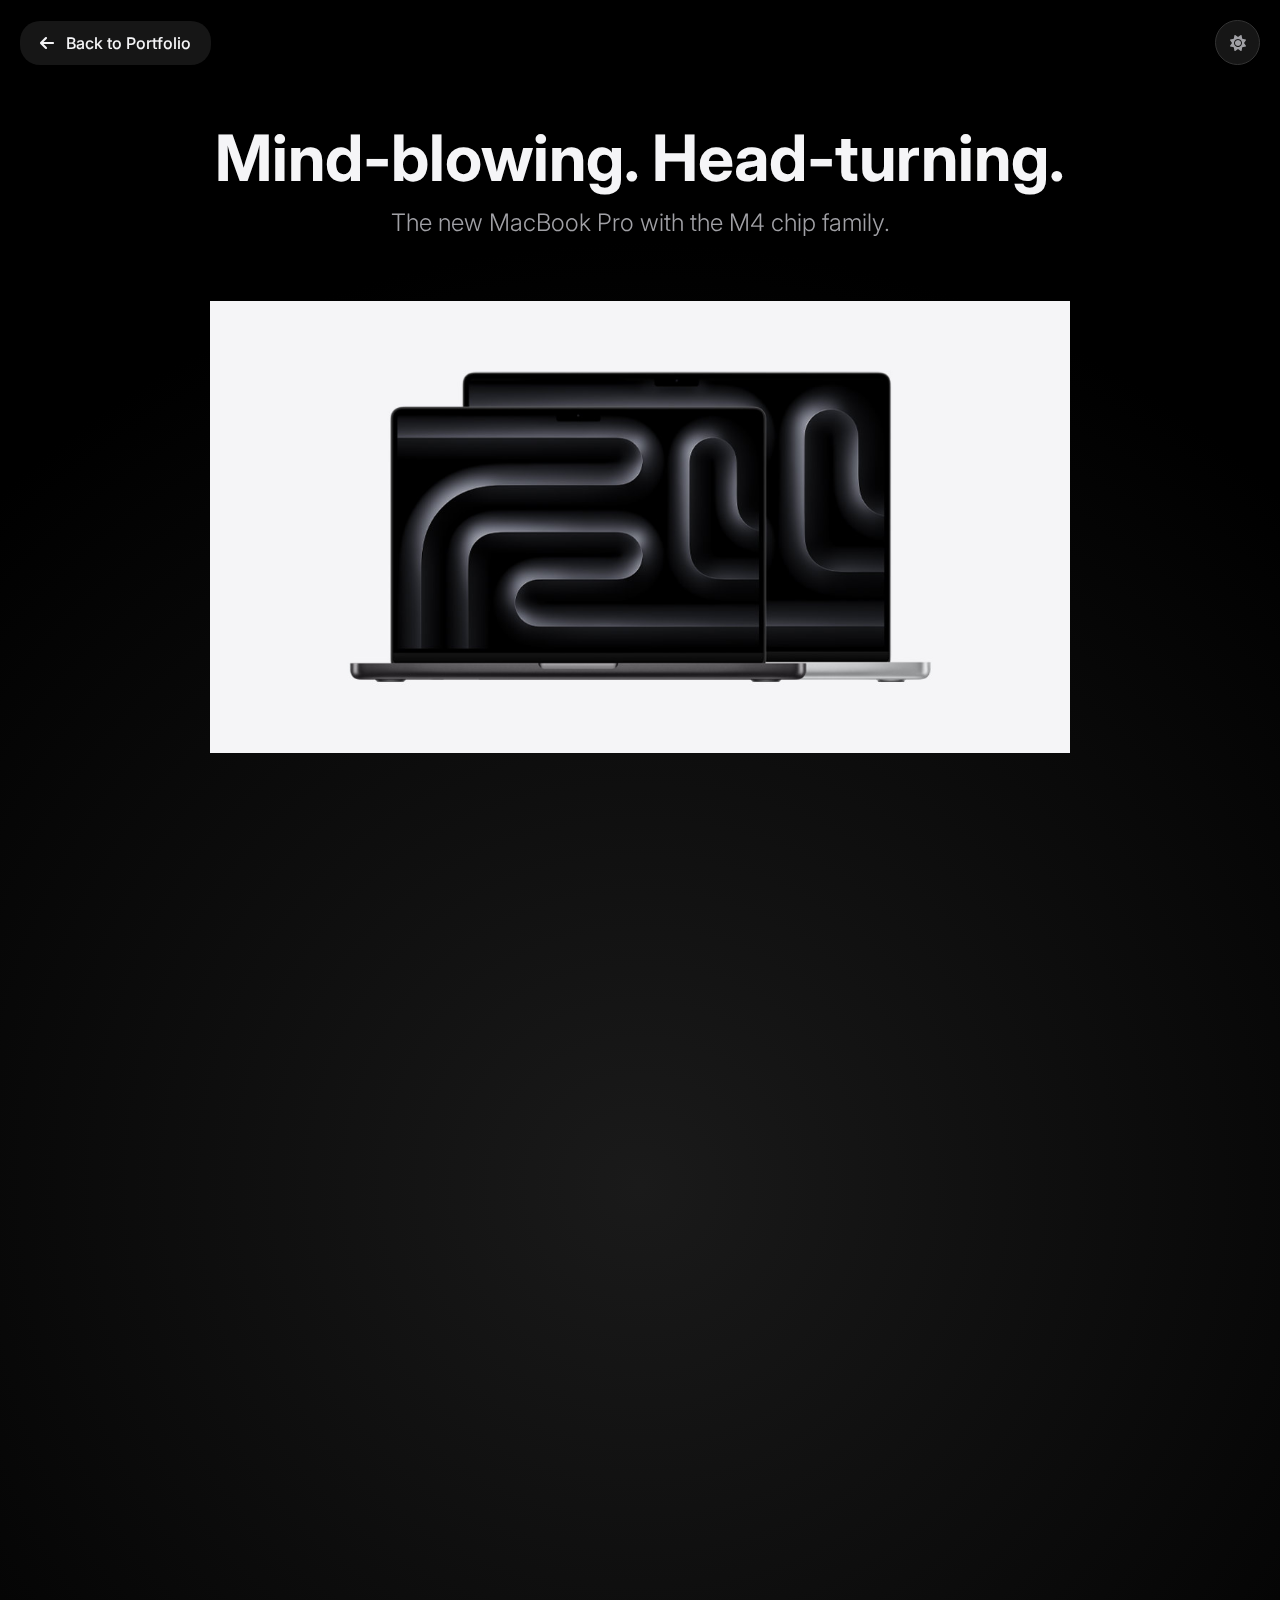
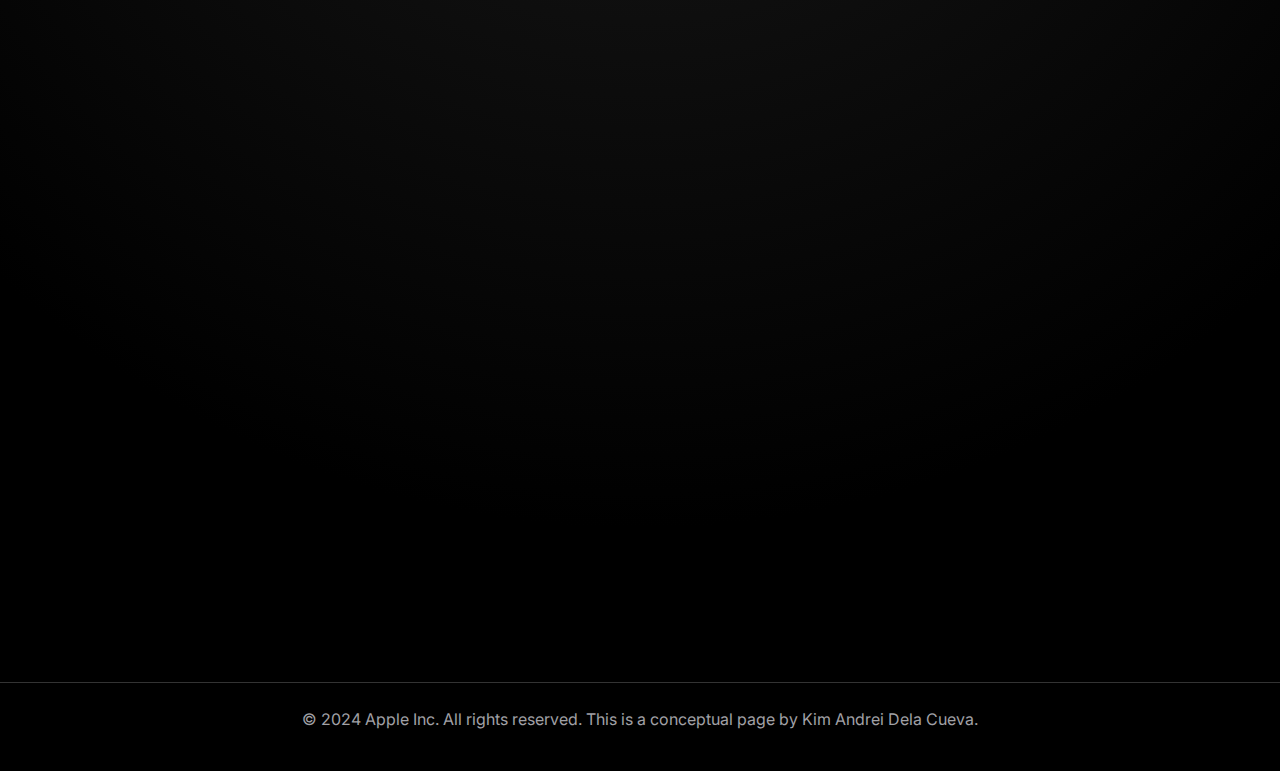
<file: A04/index.html>
<!DOCTYPE html>
<html lang="en">

<head>
    <meta charset="UTF-8">
    <meta name="viewport" content="width=device-width, initial-scale=1.0">
    <title>MacBook M4 Pro</title>
    <link href="https://cdn.jsdelivr.net/npm/bootstrap@5.3.4/dist/css/bootstrap.min.css" rel="stylesheet">
    <link rel="stylesheet" href="https://cdnjs.cloudflare.com/ajax/libs/font-awesome/6.4.0/css/all.min.css">
    <link href="https://unpkg.com/aos@2.3.1/dist/aos.css" rel="stylesheet">
    <link href="https://fonts.googleapis.com/css2?family=Inter:wght@300;400;500;600;700&display=swap" rel="stylesheet">
    <link rel="stylesheet" href="styles.css">
</head>

<body>

    <header class="page-header">
        <a href="javascript:history.back()" class="back-btn">
            <i class="fas fa-arrow-left"></i> Back to Portfolio
        </a>
        <button id="theme-toggle" class="btn theme-toggle-btn" aria-label="Toggle theme">
            <i class="fas fa-sun"></i>
        </button>
    </header>

    <main class="container">
        <section class="hero-section text-center">
            <h1 data-aos="fade-down">Mind-blowing. Head-turning.</h1>
            <p class="lead" data-aos="fade-down" data-aos-delay="100">The new MacBook Pro with the M4 chip family.</p>
            <img src="macbookpro.jpeg" alt="MacBook M4 Pro" class="img-fluid macbook-image" id="macbookImage"
                data-aos="zoom-in" data-aos-delay="200">
        </section>

        <section class="bento-section">
            <div class="bento-grid">
                <div class="bento-item item-chip" data-aos="fade-up" data-target="chip">
                    <i class="fas fa-microchip"></i>
                    <h3>Apple M4 Pro Chip</h3>
                    <p>Next-generation performance.</p>
                </div>
                <div class="bento-item" data-aos="fade-up" data-aos-delay="100" data-target="chip">
                    <i class="fas fa-server"></i>
                    <h3>12-Core CPU</h3>
                    <p>Handles pro workflows with ease.</p>
                </div>
                <div class="bento-item" data-aos="fade-up" data-aos-delay="200" data-target="chip">
                    <i class="fas fa-gamepad"></i>
                    <h3>18-Core GPU</h3>
                    <p>For demanding graphics tasks.</p>
                </div>
                <div class="bento-item" data-aos="fade-up" data-aos-delay="300" data-target="chip">
                    <i class="fas fa-memory"></i>
                    <h3>16GB Unified Memory</h3>
                    <p>Fast and efficient multitasking.</p>
                </div>
                <div class="bento-item item-display" data-aos="fade-up" data-aos-delay="100" data-target="screen">
                    <i class="fas fa-desktop"></i>
                    <h3>Liquid Retina XDR</h3>
                    <p>The world's best laptop display.</p>
                </div>
                <div class="bento-item" data-aos="fade-up" data-aos-delay="200" data-target="battery">
                    <i class="fas fa-battery-full"></i>
                    <h3>Up to 22 Hours</h3>
                    <p>All-day battery life.</p>
                </div>
                <div class="bento-item" data-aos="fade-up" data-aos-delay="300" data-target="camera">
                    <i class="fas fa-camera"></i>
                    <h3>1080p Camera</h3>
                    <p>Look sharp on video calls.</p>
                </div>
                <div class="bento-item" data-aos="fade-up" data-aos-delay="400" data-target="audio">
                    <i class="fas fa-volume-up"></i>
                    <h3>Studio-Quality Audio</h3>
                    <p>Six-speaker sound system.</p>
                </div>
            </div>
        </section>

        <section class="cta-section text-center" data-aos="fade-up">
            <h2>Configure Your MacBook Pro</h2>
            <p class="lead">Starting at ₱129,990</p>
            <button class="btn btn-primary btn-lg">Buy Now</button>
        </section>
    </main>

    <footer class="text-center py-4">
        <p class="text-muted">© 2024 Apple Inc. All rights reserved. This is a conceptual page by Kim Andrei Dela Cueva.
        </p>
    </footer>

    <script src="https://unpkg.com/aos@2.3.1/dist/aos.js"></script>
    <script>
        document.addEventListener('DOMContentLoaded', () => {
            AOS.init({ duration: 800, once: true, offset: 50 });

            const themeToggle = document.getElementById('theme-toggle');
            const body = document.body;
            const themeIcon = themeToggle.querySelector('i');
            const THEME_KEY = 'user-theme';
            const applyTheme = (theme) => {
                if (theme === 'light') {
                    body.classList.add('light-mode');
                    themeIcon.classList.remove('fa-sun'); themeIcon.classList.add('fa-moon');
                } else {
                    body.classList.remove('light-mode');
                    themeIcon.classList.remove('fa-moon'); themeIcon.classList.add('fa-sun');
                }
            };
            const savedTheme = localStorage.getItem(THEME_KEY);
            applyTheme(savedTheme || 'dark');
            themeToggle.addEventListener('click', () => {
                let newTheme = body.classList.contains('light-mode') ? 'dark' : 'light';
                applyTheme(newTheme);
                localStorage.setItem(THEME_KEY, newTheme);
            });

            const macbookImage = document.getElementById('macbookImage');
            const bentoItems = document.querySelectorAll('.bento-item');
            bentoItems.forEach(item => {
                item.addEventListener('mouseenter', () => {
                    const target = item.dataset.target;
                    macbookImage.classList.add(`focus-${target}`);
                });
                item.addEventListener('mouseleave', () => {
                    const target = item.dataset.target;
                    macbookImage.classList.remove(`focus-${target}`);
                });
            });
        });
    </script>

</body>

</html>
</file>
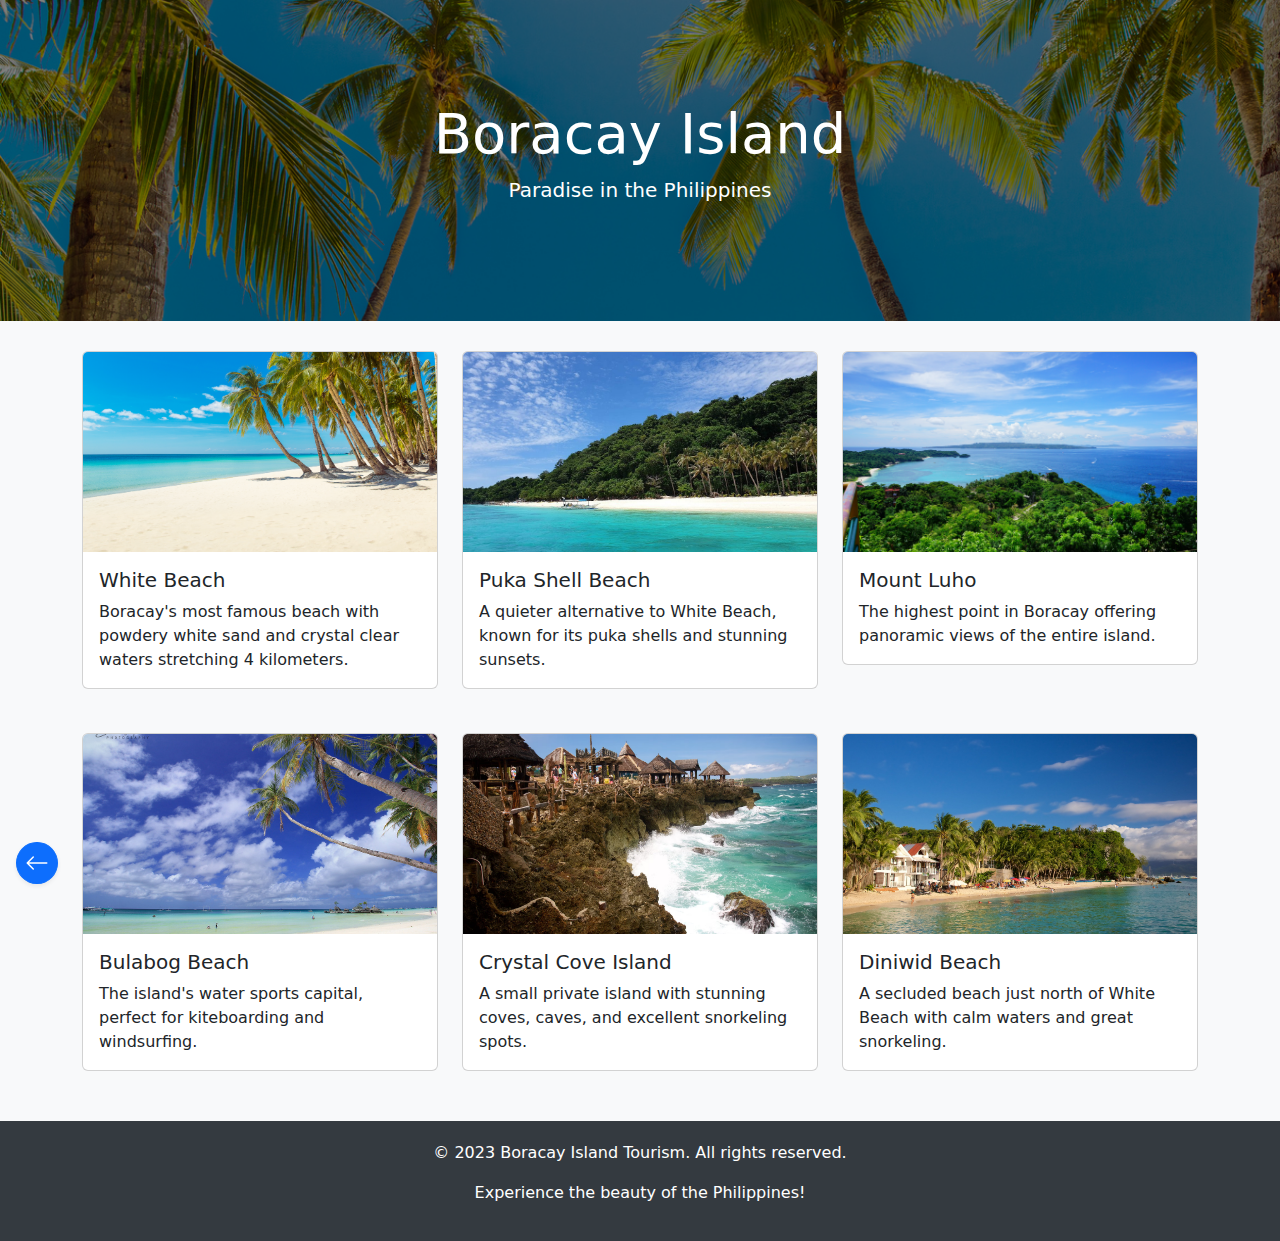
<file: A05/index.html>
<!DOCTYPE html>
<html lang="en">

<head>
    <meta charset="UTF-8">
    <meta name="viewport" content="width=device-width, initial-scale=1.0">
    <title>Beautiful Boracay, Philippines</title>
    <link href="https://cdn.jsdelivr.net/npm/bootstrap@5.3.0/dist/css/bootstrap.min.css" rel="stylesheet">
    <link rel="stylesheet" href="styles.css">

</head>

<body>
    <div class="header text-center">
        <h1 class="display-4">Boracay Island</h1>
        <p class="lead">Paradise in the Philippines</p>
    </div>

    <div class="container">
        <div class="row">
            <div class="col-md-4">
                <div class="card">
                    <img src="whitebeach.jpg" class="card-img-top" alt="White Beach">
                    <div class="card-body">
                        <h5 class="card-title">White Beach</h5>
                        <p class="card-text">Boracay's most famous beach with powdery white sand and crystal clear
                            waters stretching 4 kilometers.</p>
                    </div>
                </div>
            </div>

            <div class="col-md-4">
                <div class="card">
                    <img src="pukashell.jpg" class="card-img-top" alt="Puka Shell Beach">
                    <div class="card-body">
                        <h5 class="card-title">Puka Shell Beach</h5>
                        <p class="card-text">A quieter alternative to White Beach, known for its puka shells and
                            stunning sunsets.</p>
                    </div>
                </div>
            </div>

            <div class="col-md-4">
                <div class="card">
                    <img src="mountluho.jpg" class="card-img-top" alt="Mount Luho">
                    <div class="card-body">
                        <h5 class="card-title">Mount Luho</h5>
                        <p class="card-text">The highest point in Boracay offering panoramic views of the entire island.
                        </p>
                    </div>
                </div>
            </div>
        </div>

        <div class="row mt-4">
            <div class="col-md-4">
                <div class="card">
                    <img src="bulabogbeach.jpg" class="card-img-top" alt="Bulabog Beach">
                    <div class="card-body">
                        <h5 class="card-title">Bulabog Beach</h5>
                        <p class="card-text">The island's water sports capital, perfect for kiteboarding and
                            windsurfing.</p>
                    </div>
                </div>
            </div>

            <div class="col-md-4">
                <div class="card">
                    <img src="crystalcove.jpg" class="card-img-top" alt="Crystal Cove Island">
                    <div class="card-body">
                        <h5 class="card-title">Crystal Cove Island</h5>
                        <p class="card-text">A small private island with stunning coves, caves, and excellent snorkeling
                            spots.</p>
                    </div>
                </div>
            </div>

            <div class="col-md-4">
                <div class="card">
                    <img src="diniwidbeach.jpg" class="card-img-top" alt="Diniwid Beach">
                    <div class="card-body">
                        <h5 class="card-title">Diniwid Beach</h5>
                        <p class="card-text">A secluded beach just north of White Beach with calm waters and great
                            snorkeling.</p>
                    </div>
                </div>
            </div>
        </div>
    </div>

    <footer class="text-center">
        <p>© 2023 Boracay Island Tourism. All rights reserved.</p>
        <p>Experience the beauty of the Philippines!</p>
    </footer>

    <div class="position-fixed bottom-0 start-0 m-3">
        <a href="../index.html" class="btn btn-primary rounded-circle p-2 shadow-sm">

            <svg xmlns="https://www.w3schools.com/tags/tag_button.asp" width="24" height="24" fill="currentColor"
                class="bi bi-arrow-left" viewBox="0 0 16 16">
                <path fill-rule="evenodd"
                    d="M15 8a.5.5 0 0 0-.5-.5H2.707l3.147-3.146a.5.5 0 1 0-.708-.708l-4 4a.5.5 0 0 0 0 .708l4 4a.5.5 0 0 0 .708-.708L2.707 8.5H14.5A.5.5 0 0 0 15 8z" />
            </svg>
        </a>
    </div>

    <script src="https://cdn.jsdelivr.net/npm/bootstrap@5.3.0/dist/js/bootstrap.bundle.min.js"></script>
</body>

</html>
</file>
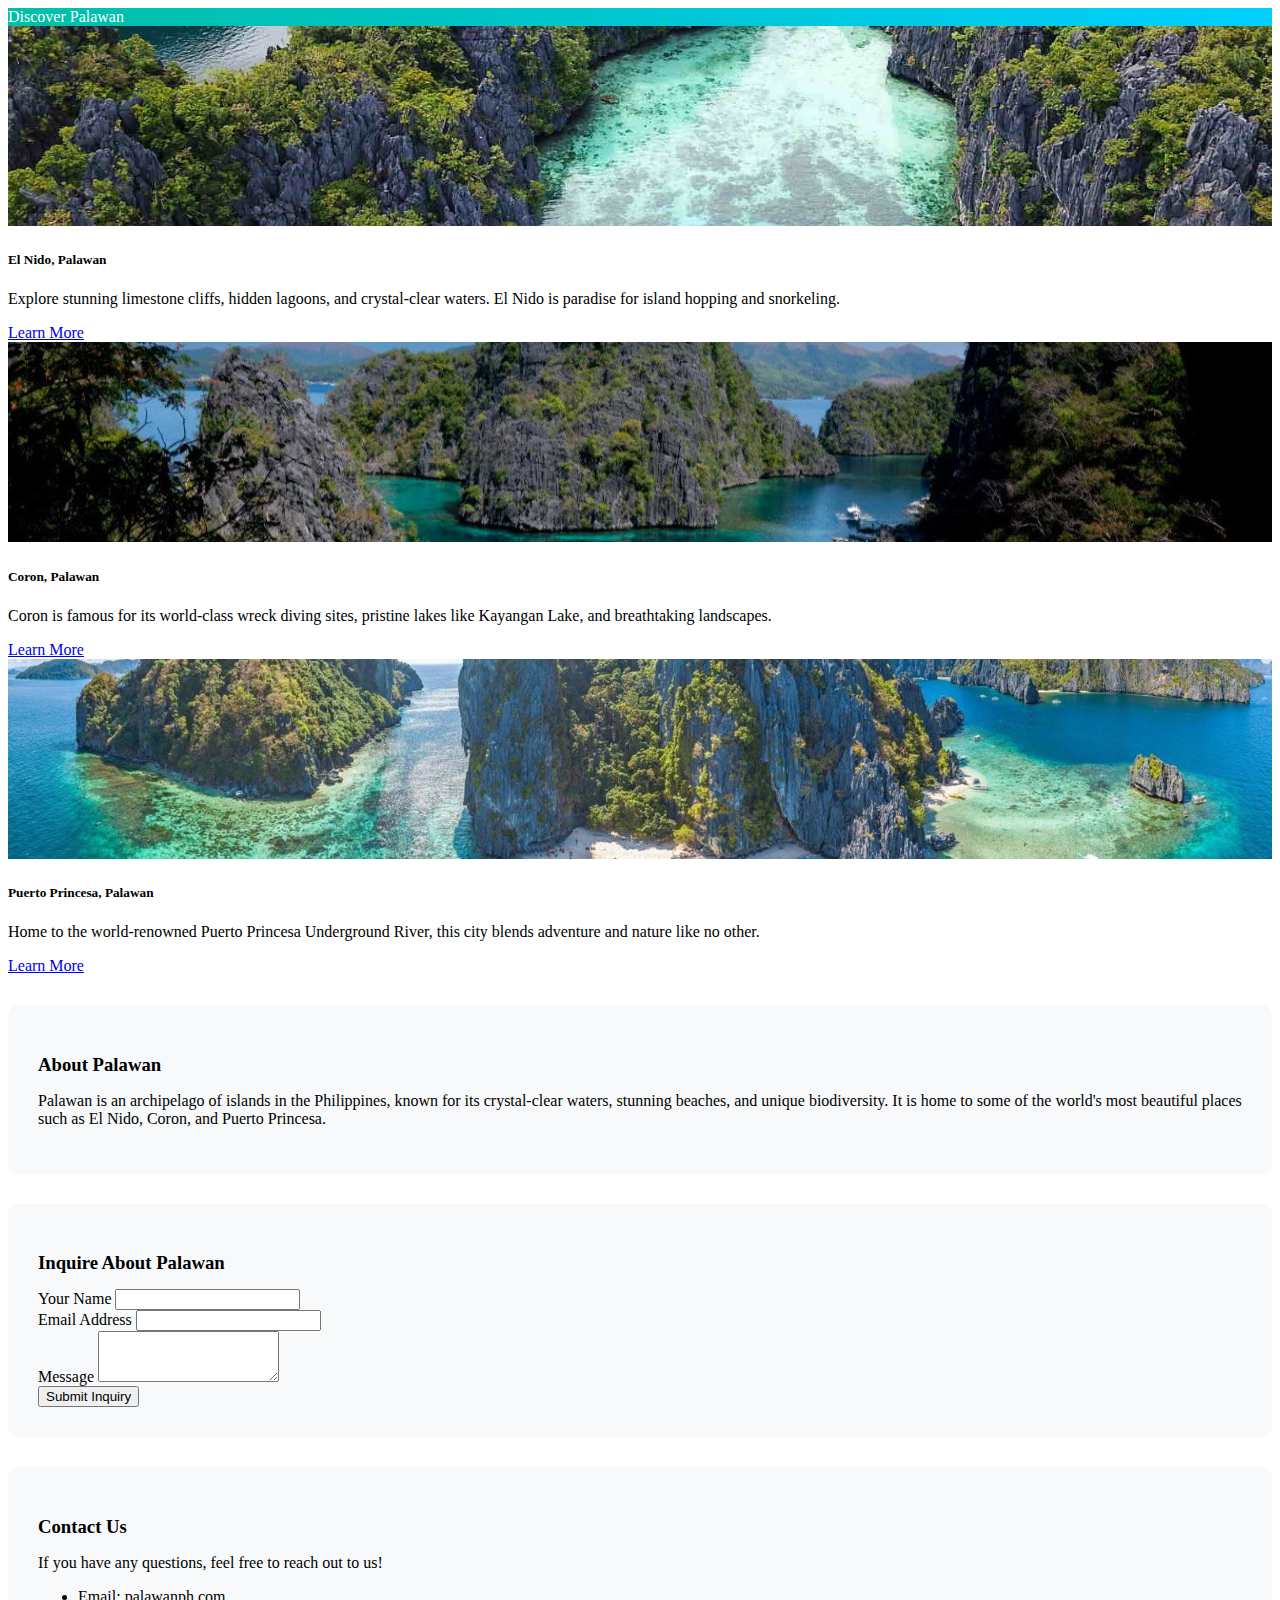
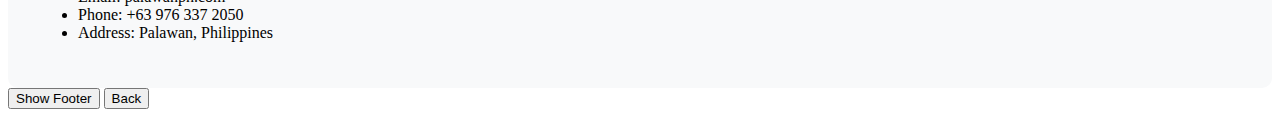
<file: A06/index.html>
<!doctype html>
<html lang="en">

<head>
  <meta charset="utf-8">
  <meta name="viewport" content="width=device-width, initial-scale=1">
  <title>Gallery - Palawan</title>
  <link href="https://cdn.jsdelivr.net/npm/bootstrap@5.3.5/dist/css/bootstrap.min.css" rel="stylesheet"
    integrity="sha384-SgOJa3DmI69IUzQ2PVdRZhwQ+dy64/BUtbMJw1MZ8t5HZApcHrRKUc4W0kG879m7" crossorigin="anonymous">

  <style>
    .card:hover {
      transform: scale(1.05);
      transition: 0.3s ease;
      cursor: pointer;
      box-shadow: 0 8px 16px rgba(0, 0, 0, 0.3);
    }

    .expandable-content {
      display: none;
      margin-top: 10px;
      transition: all 0.3s ease;
    }

    .info-section {
      background-color: #f8f9fa;
      padding: 30px;
      border-radius: 10px;
      margin-top: 30px;
    }

    .info-section h3 {
      margin-bottom: 15px;
    }

    .header-bg {
      background: linear-gradient(to right, #00bfa6, #00cfff);
      color: white;
    }

    .footer {
      background-color: #f8f9fa;
      padding: 20px;
      margin-top: 50px;
      display: none;
    }

    .footer button {
      margin-top: 20px;
    }

    .card-img-top {
      object-fit: cover; 
      height: 200px; 
      width: 100%; 
    }
  </style>
</head>

<body>

  <div class="container-fluid p-5 mb-3 header-bg">
    <div class="h1 text-center">Discover Palawan</div>
  </div>
  

  <div class="container">
    <div class="row" id="container-row"></div>

    <div class="info-section">
      <h3>About Palawan</h3>
      <p>Palawan is an archipelago of islands in the Philippines, known for its crystal-clear waters, stunning beaches, and unique biodiversity. It is home to some of the world's most beautiful places such as El Nido, Coron, and Puerto Princesa.</p>
    </div>

    <div class="info-section">
      <h3>Inquire About Palawan</h3>
      <form>
        <div class="mb-3">
          <label for="name" class="form-label">Your Name</label>
          <input type="text" class="form-control" id="name" required>
        </div>
        <div class="mb-3">
          <label for="email" class="form-label">Email Address</label>
          <input type="email" class="form-control" id="email" required>
        </div>
        <div class="mb-3">
          <label for="message" class="form-label">Message</label>
          <textarea class="form-control" id="message" rows="3" required></textarea>
        </div>
        <button type="submit" class="btn btn-primary">Submit Inquiry</button>
      </form>
    </div>

    <div class="info-section">
      <h3>Contact Us</h3>
      <p>If you have any questions, feel free to reach out to us!</p>
      <ul>
        <li>Email: palawanph.com</li>
        <li>Phone: +63 976 337 2050</li>
        <li>Address: Palawan, Philippines</li>
      </ul>
    </div>

    <button class="btn btn-secondary" onclick="toggleFooter()">Show Footer</button> <button type="button" class="btn btn-outline-dark" onclick="window.location.href='../index.html'">Back </button>
  </div>

  <div class="footer" id="footer">
    <p>&copy; 2025 Discover Palawan. All rights reserved.</p>
  </div>

  <script>
    var titles = [
      "El Nido, Palawan",
      "Coron, Palawan",
      "Puerto Princesa, Palawan"
    ];

    var pictures = [
      "images/elnido.jpg",
      "images/coron.jpg",
      "images/puertoprincesa.jpg"
    ];

    var contents = [
      "Explore stunning limestone cliffs, hidden lagoons, and crystal-clear waters. El Nido is paradise for island hopping and snorkeling.",
      "Coron is famous for its world-class wreck diving sites, pristine lakes like Kayangan Lake, and breathtaking landscapes.",
      "Home to the world-renowned Puerto Princesa Underground River, this city blends adventure and nature like no other."
    ];

    var rowElement = document.getElementById("container-row");

    for (var i = 0; i < titles.length; i++) {
      rowElement.innerHTML += `
        <div class="col-12 col-sm-6 col-md-4">
          <div class="card my-3 shadow rounded-5 overflow-hidden"
            onmouseover="this.style.boxShadow='0 10px 20px rgba(0,0,0,0.5)'"
            onmouseout="this.style.boxShadow='0 4px 8px rgba(0,0,0,0.2)'"
            onclick="toggleExpand('expand-${i}')">
            <img src="${pictures[i]}" class="card-img-top" alt="${titles[i]}">
            <div class="card-body">
              <h5 class="card-title">${titles[i]}</h5>
              <p class="card-text">${contents[i]}</p>
              <a href="#" class="btn btn-primary">Learn More</a>
              <div id="expand-${i}" class="expandable-content">
                <p>Discover more about ${titles[i]} and plan your adventure now!</p>
              </div>
            </div>
          </div>
        </div>
      `;
    }

    function toggleExpand(id) {
      var content = document.getElementById(id);
      if (content.style.display === "none" || content.style.display === "") {
        content.style.display = "block";
      } else {
        content.style.display = "none";
      }
    }

    function toggleFooter() {
      var footer = document.getElementById('footer');
      var button = document.querySelector('.btn-secondary');
      if (footer.style.display === "none" || footer.style.display === "") {
        footer.style.display = "block";
        button.textContent = "Hide Footer";
      } else {
        footer.style.display = "none";
        button.textContent = "Show Footer";
      }
    }
  </script>

  <script src="https://cdn.jsdelivr.net/npm/bootstrap@5.3.5/dist/js/bootstrap.bundle.min.js"
    integrity="sha384-k6d4wzSIapyDyv1kpU366/PK5hCdSbCRGRCMv+eplOQJWyd1fbcAu9OCUj5zNLiq"
    crossorigin="anonymous"></script>

</body>

</html>
</file>
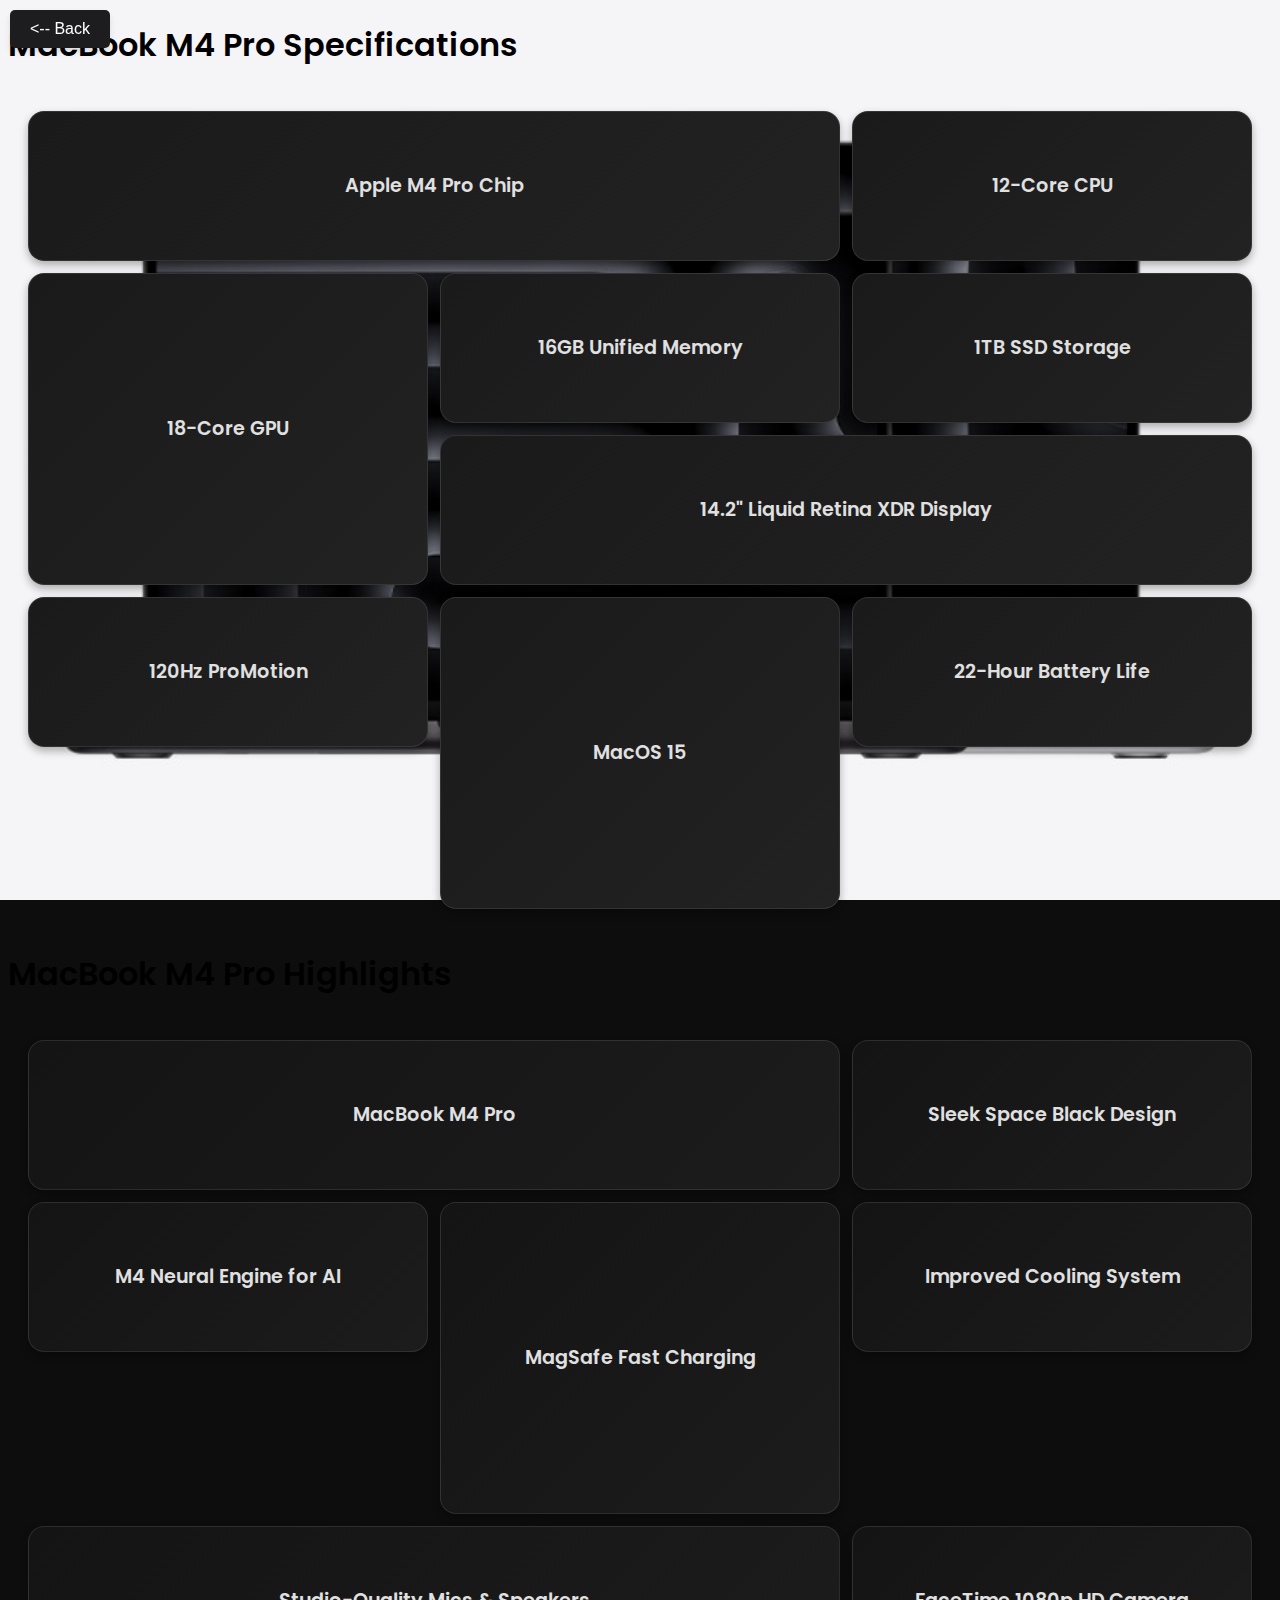
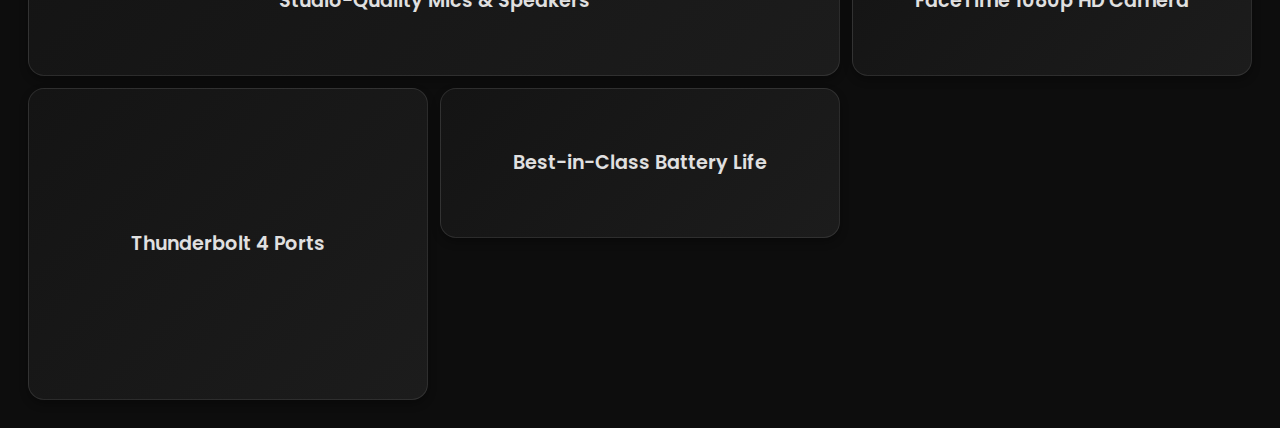
<file: AO4/index.html>
<!DOCTYPE html>
<html lang="en">

<head>
    <meta charset="UTF-8">
    <meta name="viewport" content="width=device-width, initial-scale=1.0">
    <title>MacBook M4 Pro Overview</title>
    <link href="https://cdn.jsdelivr.net/npm/bootstrap@5.3.4/dist/css/bootstrap.min.css" rel="stylesheet"
        integrity="sha384-DQvkBjpPgn7RC31MCQoOeC9TI2kdqa4+BSgNMNj8v77fdC77Kj5zpWFTJaaAoMbC" crossorigin="anonymous">
    <link rel="stylesheet" href="styles.css">
</head>

<body>

    <button class="back-btn" onclick="history.back()">
        &lt;-- Back
    </button>
    
    <h1 class="text-center my-4">
        MacBook M4 Pro Specifications
    </h1>

    <div class="container">
        <div class="bento-grid">
            <div class="bento-item wide">
                Apple M4 Pro Chip
            </div>
            <div class="bento-item">
                12-Core CPU
            </div>
            <div class="bento-item tall">
                18-Core GPU</div>
            <div class="bento-item">
                16GB Unified Memory
            </div>
            <div class="bento-item">
                1TB SSD Storage
            </div>
            <div class="bento-item wide">
                14.2" Liquid Retina XDR Display
            </div>
            <div class="bento-item">
                120Hz ProMotion
            </div>
            <div class="bento-item tall">
                MacOS 15
            </div>
            <div class="bento-item">
                22-Hour Battery Life
            </div>
        </div>
    </div>

    <h1 class="text-center my-5">
        MacBook M4 Pro Highlights
    </h1>

    <div class="container">
        <div class="bento-grid">
            <div class="bento-item highlight wide">
                MacBook M4 Pro
            </div>
            <div class="bento-item highlight">
                Sleek Space Black Design
            </div>
            <div class="bento-item highlight">
                M4 Neural Engine for AI
            </div>
            <div class="bento-item highlight tall">
                MagSafe Fast Charging
            </div>
            <div class="bento-item highlight">
                Improved Cooling System
            </div>
            <div class="bento-item highlight wide">
                Studio-Quality Mics & Speakers
            </div>
            <div class="bento-item highlight">
                FaceTime 1080p HD Camera
            </div>
            <div class="bento-item highlight tall">
                Thunderbolt 4 Ports
            </div>
            <div class="bento-item highlight">
                Best-in-Class Battery Life
            </div>
            
            
        </div>
    </div>

    <script src="https://cdn.jsdelivr.net/npm/bootstrap@5.3.4/dist/js/bootstrap.bundle.min.js"
        integrity="sha384-YUe2LzesAfftltw+PEaao2tjU/QATaW/rOitAq67e0CT0Zi2VVRL0oC4+gAaeBKu"
        crossorigin="anonymous"></script>
</body>

</html>
</file>
<file: A04/styles.css>
:root {
    --bg-color: #000000;
    --surface-color: #1d1d1f;
    --text-color: #f5f5f7;
    --text-secondary: #a1a1a6;
    --border-color: #333;
    --primary-color: #0071e3;
    --header-item-bg: rgba(30, 30, 30, 0.75);
}

body.light-mode {
    --bg-color: #f5f5f7;
    --surface-color: #ffffff;
    --text-color: #1d1d1f;
    --text-secondary: #6e6e73;
    --border-color: #d2d2d7;
    --header-item-bg: rgba(255, 255, 255, 0.75);
}

body {
    background-color: var(--bg-color);
    background-image: radial-gradient(circle, #1a1a1a 0%, var(--bg-color) 70%);
    color: var(--text-color);
    font-family: 'Inter', 'SF Pro Text', -apple-system, BlinkMacSystemFont, sans-serif;
    overflow-x: hidden;
    transition: background-color 0.3s ease, color 0.3s ease;
}

main.container {
    max-width: 1100px;
}

.page-header {
    position: fixed;
    top: 20px;
    left: 20px;
    right: 20px;
    z-index: 1000;
    display: flex;
    justify-content: space-between;
    align-items: center;
}

.back-btn {
    background-color: var(--header-item-bg);
    backdrop-filter: blur(10px);
    color: var(--text-color);
    padding: 10px 20px;
    border-radius: 20px;
    text-decoration: none;
    transition: all 0.3s ease;
    font-weight: 500;
}

.back-btn:hover {
    background-color: rgba(50, 50, 50, 0.9);
}

body.light-mode .back-btn:hover {
    background-color: rgba(220, 220, 220, 0.9);
}

.back-btn i {
    margin-right: 8px;
}

.theme-toggle-btn {
    background: var(--header-item-bg);
    backdrop-filter: blur(10px);
    border: 1px solid var(--border-color);
    color: var(--text-secondary);
    border-radius: 50%;
    width: 45px;
    height: 45px;
    display: flex;
    align-items: center;
    justify-content: center;
    transition: all 0.3s ease;
}

.theme-toggle-btn:hover {
    color: var(--text-color);
    border-color: var(--text-color);
}

.hero-section {
    padding-top: 120px;
    padding-bottom: 50px;
}

.hero-section h1 {
    font-size: 4rem;
    font-weight: 700;
    color: var(--text-color);
}

.hero-section .lead {
    font-size: 1.5rem;
    color: var(--text-secondary);
    margin-bottom: 40px;
}

.macbook-image {
    max-width: 80%;
    margin-top: 20px;
    transition: transform 0.5s ease-in-out;
}

.macbook-image.focus-screen {
    transform: scale(1.05) perspective(1500px) rotateX(10deg);
}

.macbook-image.focus-chip {
    transform: scale(1.03) translateY(-10px);
}

.macbook-image.focus-battery {
    transform: scale(1.02);
}

.macbook-image.focus-camera {
    transform: scale(1.04) perspective(1500px) rotateY(5deg);
}

.macbook-image.focus-audio {
    transform: scale(1.04) perspective(1500px) rotateY(-5deg);
}


.bento-section {
    padding: 50px 0;
}

.bento-grid {
    display: grid;
    gap: 1rem;
    grid-template-columns: repeat(4, 1fr);
    grid-auto-rows: minmax(150px, auto);
}

.bento-item {
    background: var(--surface-color);
    border-radius: 20px;
    padding: 2rem;
    transition: all 0.3s ease;
    display: flex;
    flex-direction: column;
    justify-content: flex-start;
    border: 1px solid var(--border-color);
}

.bento-item:hover {
    transform: scale(1.03);
    box-shadow: 0 10px 30px rgba(0, 0, 0, 0.2);
}

body.light-mode .bento-item:hover {
    box-shadow: 0 10px 30px rgba(0, 0, 0, 0.1);
}

.bento-item i {
    font-size: 2rem;
    color: var(--primary-color);
    margin-bottom: 1rem;
}

.bento-item h3 {
    font-size: 1.25rem;
    font-weight: 600;
    margin-bottom: 0.5rem;
    color: var(--text-color);
}

.bento-item p {
    color: var(--text-secondary);
    font-size: 1rem;
    line-height: 1.5;
}

.item-chip {
    grid-column: span 2;
    grid-row: span 2;
    justify-content: center;
}

.item-chip i {
    font-size: 3rem;
}

.item-chip h3 {
    font-size: 2rem;
}

.item-display {
    grid-column: span 2;
}

.cta-section {
    padding: 80px 0;
    border-top: 1px solid var(--border-color);
    margin-top: 50px;
}

.cta-section h2 {
    font-size: 2.5rem;
    font-weight: 600;
}

.cta-section .lead {
    font-size: 1.25rem;
    color: var(--text-secondary);
    margin-top: 1rem;
    margin-bottom: 2rem;
}

.btn-primary {
    background-color: var(--primary-color);
    border-color: var(--primary-color);
    padding: 12px 30px;
    font-weight: 600;
}

.btn-primary:hover {
    background-color: #005bb5;
    border-color: #005bb5;
}

footer {
    border-top: 1px solid var(--border-color);
    margin-top: 50px;
}

footer .text-muted {
    color: var(--text-secondary) !important;
}

@media (max-width: 992px) {
    .bento-grid {
        grid-template-columns: repeat(2, 1fr);
    }

    .item-chip {
        grid-column: span 2;
        grid-row: span 1;
    }
}

@media (max-width: 768px) {
    .hero-section h1 {
        font-size: 2.5rem;
    }

    .hero-section .lead {
        font-size: 1.2rem;
    }

    .bento-grid {
        grid-template-columns: 1fr;
    }

    .bento-item {
        grid-column: span 1 !important;
        grid-row: span 1 !important;
    }

    .page-header {
        flex-direction: column;
        align-items: flex-start;
        gap: 10px;
    }
}
</file>
<file: A05/styles.css>
body {
    background-color: #f8f9fa;
}

.header {
    background: linear-gradient(rgba(0, 0, 0, 0.5), rgba(0, 0, 0, 0.5)), 
                url(boracayisland.jpg);
    background-size: cover;
    background-position: top;
    color: white;
    padding: 100px 0;
    margin-bottom: 30px;
}

.card {
    margin-bottom: 20px;
    transition: transform 0.3s;
}

.card:hover {
    transform: scale(1.03);
}

.card-img-top {
    height: 200px;
    object-fit: cover;
}

footer {
    background-color: #343a40;
    color: white;
    padding: 20px 0;
    margin-top: 30px;
}
</file>
<file: AO4/styles.css>
@import url('https://fonts.googleapis.com/css2?family=Poppins:wght@300;400;600&display=swap');

body {
    background: url('macbookpro.jpeg') no-repeat center center fixed;
    background-size: cover;
    color: #E0E0E0;
    font-family: 'Poppins', sans-serif;
}


h1 {
    font-weight: 600;
    color: #000000;
}

.bento-grid {
    display: grid;
    gap: 12px;
    grid-template-columns: repeat(3, 1fr);
    grid-auto-rows: 150px;
    padding: 20px;
}

.bento-item {
    background: linear-gradient(135deg, #1A1A1A, #222222);
    border-radius: 16px;
    display: flex;
    justify-content: center;
    align-items: center;
    transition: all 0.3s ease-in-out;
    text-align: center;
    font-weight: 600;
    font-size: 1.2rem;
    cursor: pointer;
    box-shadow: 0 4px 8px rgba(0, 0, 0, 0.3);
    border: 1px solid rgba(255, 255, 255, 0.1);
}

.bento-item:hover {
    transform: scale(1.05);
    background: linear-gradient(135deg, #242424, #2E2E2E);
    box-shadow: 0 6px 12px rgba(0, 0, 0, 0.5);
}

.wide {
    grid-column: span 2;
}

.tall {
    grid-row: span 2;
}
@import url('https://fonts.googleapis.com/css2?family=Poppins:wght@300;400;600&display=swap');

body {
    background-color: #0D0D0D;
    color: #E0E0E0;
    font-family: 'Poppins', sans-serif;
}

h1 {
    font-weight: 600;
    color: #000000;
}

.bento-grid {
    display: grid;
    gap: 12px;
    grid-template-columns: repeat(3, 1fr);
    grid-auto-rows: 150px;
    padding: 20px;
}

.bento-item {
    background: linear-gradient(135deg, #1A1A1A, #222222);
    border-radius: 16px;
    display: flex;
    justify-content: center;
    align-items: center;
    transition: all 0.3s ease-in-out;
    text-align: center;
    font-weight: 600;
    font-size: 1.2rem;
    cursor: pointer;
    box-shadow: 0 4px 8px rgba(0, 0, 0, 0.3);
    border: 1px solid rgba(255, 255, 255, 0.1);
}

.bento-item:hover {
    transform: scale(1.05);
    background: linear-gradient(135deg, #242424, #2E2E2E);
    box-shadow: 0 6px 12px rgba(0, 0, 0, 0.5);
}

.wide {
    grid-column: span 2;
}

.tall {
    grid-row: span 2;
}

.highlight {
    background: linear-gradient(135deg, #141414, #1C1C1C);
}

.macbook-image {
    width: 100%;
    max-width: 500px;
    border-radius: 12px;
}

.back-btn {
    position: fixed;
    top: 10px;
    left: 10px;
    background-color: #1d1d1f; 
    color: white;
    padding: 10px 20px;
    font-size: 16px;
    border: none;
    border-radius: 5px;
    cursor: pointer;
    box-shadow: 0 4px 6px rgba(0, 0, 0, 0.1);
}

.back-btn:hover {
    background-color: #2c2c2f; 
}
</file>
